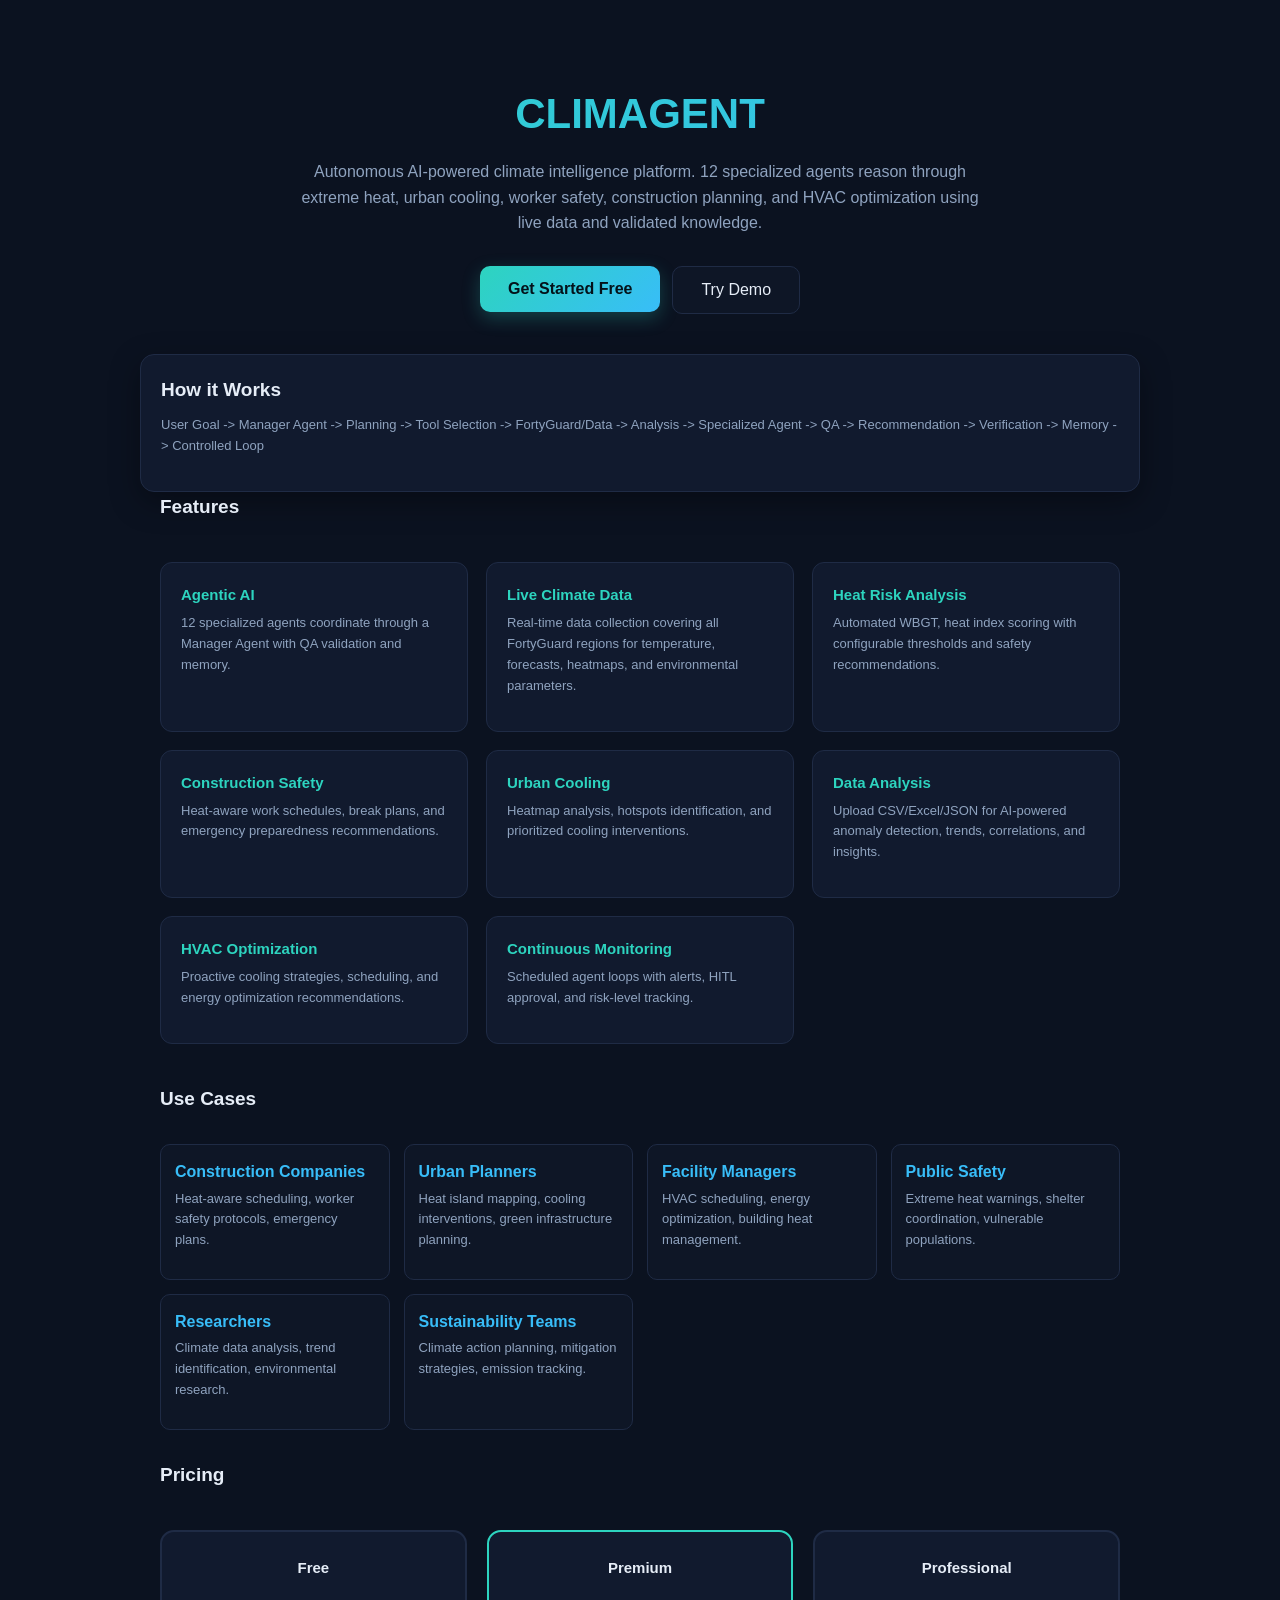
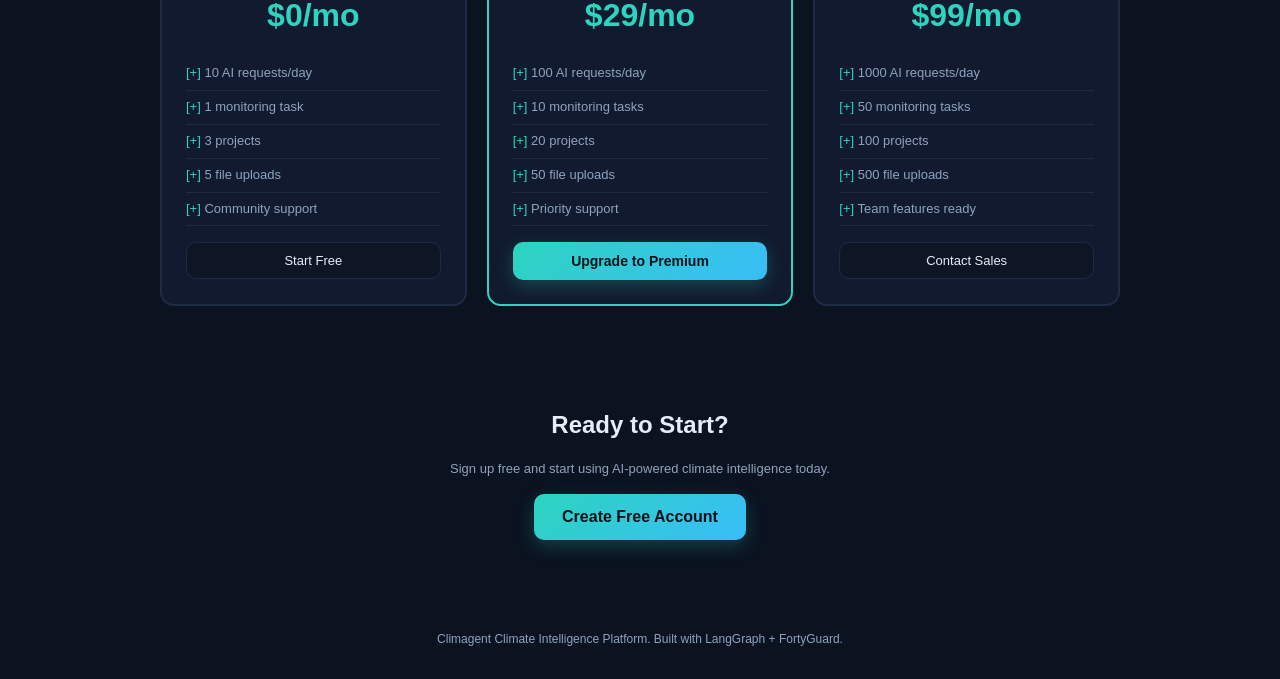
<file: frontend/index.html>
<!DOCTYPE html>
<html lang="en">
<head><meta charset="UTF-8"><meta name="viewport" content="width=device-width,initial-scale=1.0"><title>Climagent - Climate Intelligence Platform</title><link rel="stylesheet" href="style.css"><link rel="icon" type="image/x-icon" href="/assets/favicon.ico"><style>
.hero{text-align:center;padding:80px 20px 40px}
.hero h1{font-size:42px;background:linear-gradient(135deg,var(--accent),var(--accent2));-webkit-background-clip:text;-webkit-text-fill-color:transparent;margin-bottom:12px}
.hero .sub{font-size:16px;color:var(--muted);max-width:700px;margin:0 auto 30px}
.feature-grid{display:grid;grid-template-columns:repeat(auto-fill,minmax(280px,1fr));gap:18px;margin:40px 0}
.feature-card{background:var(--panel);border:1px solid var(--line);border-radius:12px;padding:20px}
.feature-card h3{color:var(--accent);margin-bottom:6px}
.pricing-grid{display:grid;grid-template-columns:repeat(auto-fill,minmax(300px,1fr));gap:20px;margin:40px 0}
.price-card{background:var(--panel);border:2px solid var(--line);border-radius:14px;padding:24px;text-align:center}
.price-card.highlight{border-color:var(--accent)}
.price-card h3{margin-bottom:8px}
.price-card .price{font-size:32px;font-weight:700;color:var(--accent);margin:10px 0}
.price-card ul{text-align:left;list-style:none;margin:16px 0}
.price-card li{padding:6px 0;border-bottom:1px solid var(--line);font-size:13px;color:var(--muted)}
.price-card li::before{content:"[+] ";color:var(--accent)}
.use-cases{display:grid;grid-template-columns:repeat(auto-fill,minmax(220px,1fr));gap:14px;margin:30px 0}
.use-case{background:var(--panel2);border:1px solid var(--line);border-radius:10px;padding:14px}
.use-case h4{color:var(--accent2);margin-bottom:4px}
.cta{text-align:center;padding:60px 20px}
.cta h2{font-size:24px;margin-bottom:14px}
</style></head>
<body>
<div class="hero">
  <h1>CLIMAGENT</h1>
  <div class="sub">Autonomous AI-powered climate intelligence platform. 12 specialized agents reason through extreme heat, urban cooling, worker safety, construction planning, and HVAC optimization using live data and validated knowledge.</div>
  <div style="display:flex;gap:12px;justify-content:center">
    <a href="auth.html?mode=signup"><button class="primary" style="font-size:16px;padding:14px 28px">Get Started Free</button></a>
    <a href="app.html"><button class="secondary" style="font-size:16px;padding:14px 28px">Try Demo</button></a>
  </div>
</div>
<div class="card" style="max-width:1000px;margin:0 auto">
  <h2>How it Works</h2>
  <div class="sub">User Goal -> Manager Agent -> Planning -> Tool Selection -> FortyGuard/Data -> Analysis -> Specialized Agent -> QA -> Recommendation -> Verification -> Memory -> Controlled Loop</div>
</div>
<div style="max-width:1000px;margin:0 auto;padding:0 20px">
  <h2>Features</h2>
  <div class="feature-grid">
    <div class="feature-card"><h3>Agentic AI</h3><p class="sub">12 specialized agents coordinate through a Manager Agent with QA validation and memory.</p></div>
    <div class="feature-card"><h3>Live Climate Data</h3><p class="sub">Real-time data collection covering all FortyGuard regions for temperature, forecasts, heatmaps, and environmental parameters.</p></div>
    <div class="feature-card"><h3>Heat Risk Analysis</h3><p class="sub">Automated WBGT, heat index scoring with configurable thresholds and safety recommendations.</p></div>
    <div class="feature-card"><h3>Construction Safety</h3><p class="sub">Heat-aware work schedules, break plans, and emergency preparedness recommendations.</p></div>
    <div class="feature-card"><h3>Urban Cooling</h3><p class="sub">Heatmap analysis, hotspots identification, and prioritized cooling interventions.</p></div>
    <div class="feature-card"><h3>Data Analysis</h3><p class="sub">Upload CSV/Excel/JSON for AI-powered anomaly detection, trends, correlations, and insights.</p></div>
    <div class="feature-card"><h3>HVAC Optimization</h3><p class="sub">Proactive cooling strategies, scheduling, and energy optimization recommendations.</p></div>
    <div class="feature-card"><h3>Continuous Monitoring</h3><p class="sub">Scheduled agent loops with alerts, HITL approval, and risk-level tracking.</p></div>
  </div>
</div>
<div style="max-width:1000px;margin:0 auto;padding:0 20px">
  <h2>Use Cases</h2>
  <div class="use-cases">
    <div class="use-case"><h4>Construction Companies</h4><p class="sub">Heat-aware scheduling, worker safety protocols, emergency plans.</p></div>
    <div class="use-case"><h4>Urban Planners</h4><p class="sub">Heat island mapping, cooling interventions, green infrastructure planning.</p></div>
    <div class="use-case"><h4>Facility Managers</h4><p class="sub">HVAC scheduling, energy optimization, building heat management.</p></div>
    <div class="use-case"><h4>Public Safety</h4><p class="sub">Extreme heat warnings, shelter coordination, vulnerable populations.</p></div>
    <div class="use-case"><h4>Researchers</h4><p class="sub">Climate data analysis, trend identification, environmental research.</p></div>
    <div class="use-case"><h4>Sustainability Teams</h4><p class="sub">Climate action planning, mitigation strategies, emission tracking.</p></div>
  </div>
</div>
<div style="max-width:1000px;margin:0 auto;padding:0 20px">
  <h2>Pricing</h2>
  <div class="pricing-grid">
    <div class="price-card">
      <h3>Free</h3><div class="price">$0/mo</div>
      <ul><li>10 AI requests/day</li><li>1 monitoring task</li><li>3 projects</li><li>5 file uploads</li><li>Community support</li></ul>
      <a href="auth.html?mode=signup"><button class="secondary" style="width:100%">Start Free</button></a>
    </div>
    <div class="price-card highlight">
      <h3>Premium</h3><div class="price">$29/mo</div>
      <ul><li>100 AI requests/day</li><li>10 monitoring tasks</li><li>20 projects</li><li>50 file uploads</li><li>Priority support</li></ul>
      <a href="auth.html?mode=signup"><button class="primary" style="width:100%">Upgrade to Premium</button></a>
    </div>
    <div class="price-card">
      <h3>Professional</h3><div class="price">$99/mo</div>
      <ul><li>1000 AI requests/day</li><li>50 monitoring tasks</li><li>100 projects</li><li>500 file uploads</li><li>Team features ready</li></ul>
      <a href="auth.html?mode=signup"><button class="secondary" style="width:100%">Contact Sales</button></a>
    </div>
  </div>
</div>
<div class="cta">
  <h2>Ready to Start?</h2>
  <div class="sub">Sign up free and start using AI-powered climate intelligence today.</div>
  <a href="auth.html?mode=signup"><button class="primary" style="font-size:16px;padding:14px 28px">Create Free Account</button></a>
</div>
<div style="text-align:center;padding:30px;color:var(--muted);font-size:12px">Climagent Climate Intelligence Platform. Built with LangGraph + FortyGuard.</div>
</body></html>
</file>
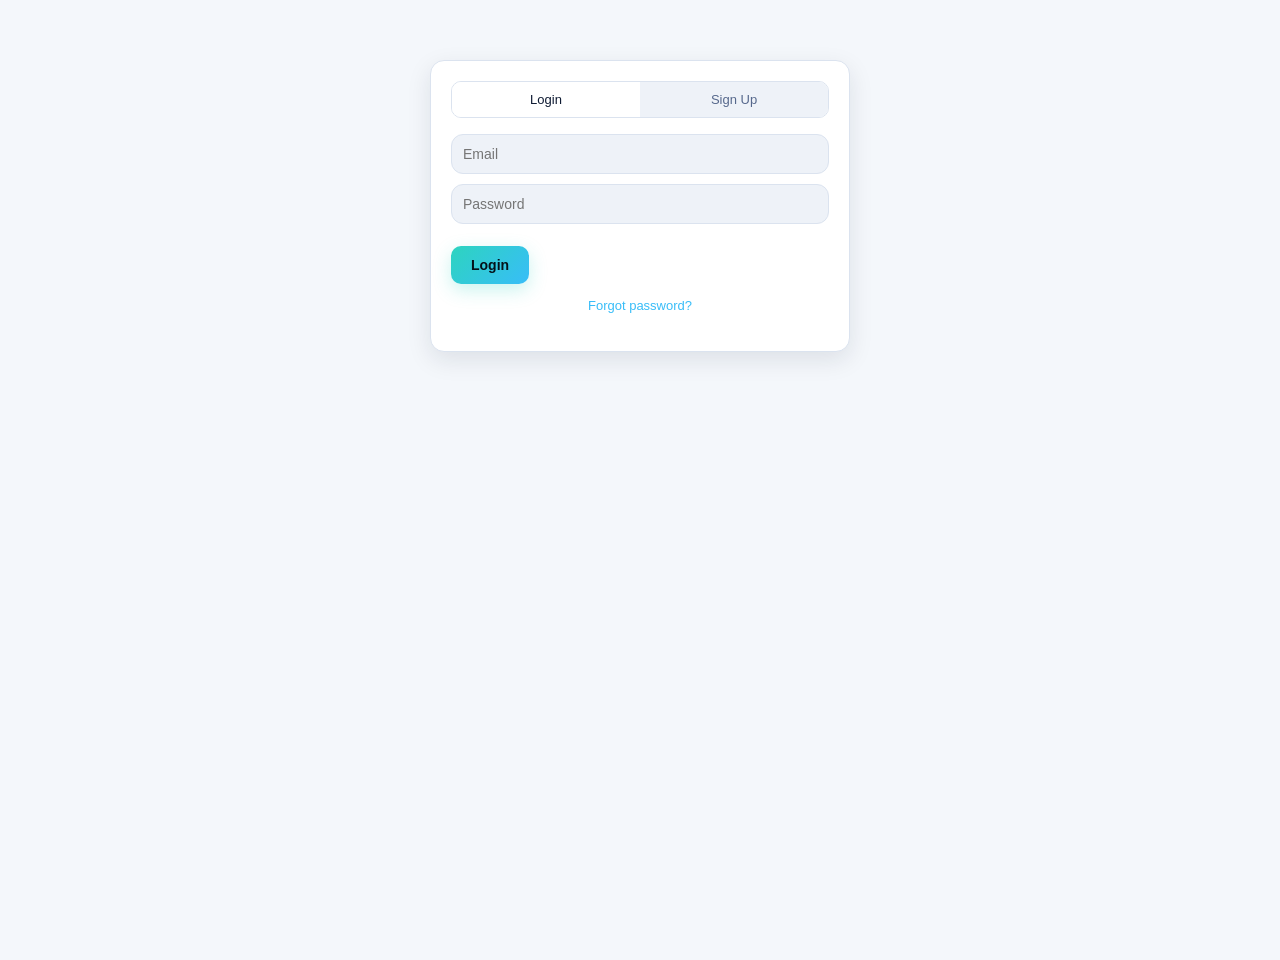
<file: frontend/auth.html>
<!DOCTYPE html>
<html lang="en">
<head><meta charset="UTF-8"><meta name="viewport" content="width=device-width,initial-scale=1.0"><title>Climagent - Account</title><link rel="stylesheet" href="style.css"><link rel="icon" type="image/x-icon" href="/assets/favicon.ico"><style>
.auth-box{max-width:420px;margin:60px auto}
.auth-box h2{text-align:center;margin-bottom:20px}
.tab-bar{display:flex;gap:0;margin-bottom:16px;border:1px solid var(--line);border-radius:10px;overflow:hidden}
.tab-bar button{flex:1;padding:10px;background:var(--panel2);color:var(--muted);border:none;cursor:pointer;font-size:13px}
.tab-bar button.active{background:var(--panel);color:var(--text)}
.hidden{display:none}
</style></head>
<body>
<div class="auth-box card">
  <div class="tab-bar">
    <button id="tab-login" class="active" onclick="showMode('login')">Login</button>
    <button id="tab-signup" onclick="showMode('signup')">Sign Up</button>
  </div>
  <div id="login-form">
    <input id="login-email" class="txt" placeholder="Email" type="email" style="margin-bottom:10px">
    <input id="login-pass" class="txt" placeholder="Password" type="password" style="margin-bottom:10px">
    <div class="actions"><button class="primary" onclick="doLogin()" id="login-btn">Login</button></div>
    <div class="sub" style="margin-top:12px;text-align:center"><a href="#" onclick="showMode('forgot')">Forgot password?</a></div>
  </div>
  <div id="signup-form" class="hidden">
    <input id="signup-name" class="txt" placeholder="Name" style="margin-bottom:10px">
    <input id="signup-email" class="txt" placeholder="Email" type="email" style="margin-bottom:10px">
    <input id="signup-pass" class="txt" placeholder="Password (min 8 chars)" type="password" style="margin-bottom:10px">
    <div class="actions"><button class="primary" onclick="doSignup()" id="signup-btn">Create Account</button></div>
  </div>
  <div id="forgot-form" class="hidden">
    <input id="forgot-email" class="txt" placeholder="Your email" type="email" style="margin-bottom:10px">
    <div class="actions"><button class="primary" onclick="doForgot()" id="forgot-btn">Send Reset Link</button></div>
    <div class="sub" style="margin-top:12px;text-align:center"><a href="#" onclick="showMode('login')">Back to login</a></div>
  </div>
  <div id="reset-form" class="hidden">
    <input id="reset-token" class="txt" placeholder="Reset token" type="text" style="margin-bottom:10px">
    <input id="reset-pass" class="txt" placeholder="New password (min 8 chars)" type="password" style="margin-bottom:10px">
    <div class="actions"><button class="primary" onclick="doReset()" id="reset-btn">Reset Password</button></div>
  </div>
  <div id="auth-err" class="err"></div>
  <div id="auth-ok" class="status" style="text-align:center;color:var(--success)"></div>
</div>
<script src="static/app.js"></script>
<script>
(function(){
  const p=new URLSearchParams(location.search);
  const m=p.get('mode');
  if(m==='signup')showMode('signup');
  else if(m==='forgot')showMode('forgot');
  else if(m==='reset')showMode('reset',p.get('token')||'');
  if(TOKEN){authed().then(u=>{if(u)location.href='/app.html';});}
})();
function showMode(mode,token){
  ['login-form','signup-form','forgot-form','reset-form'].forEach(id=>$(id).classList.add('hidden'));
  ['tab-login','tab-signup'].forEach(id=>$(id).classList.remove('active'));
  hideErr('auth-err');$('auth-ok').textContent='';
  if(mode==='login'){$('login-form').classList.remove('hidden');$('tab-login').classList.add('active');}
  else if(mode==='signup'){$('signup-form').classList.remove('hidden');$('tab-signup').classList.add('active');}
  else if(mode==='forgot'){$('forgot-form').classList.remove('hidden');}
  else if(mode==='reset'){$('reset-form').classList.remove('hidden');if(token)$('reset-token').value=token;}
}
async function doLogin(){
  hideErr('auth-err');$('auth-ok').textContent='';
  const email=$('login-email').value.trim(),password=$('login-pass').value;
  if(!email||!password){showErr('auth-err','Enter email and password.');return;}
  try{
    $('login-btn').disabled=true;
    const r=await api('/api/auth/login',{method:'POST',body:JSON.stringify({email,password})});
    TOKEN=r.token;localStorage.setItem('climagent_token',TOKEN);
    location.href='/app.html';
  }catch(e){showErr('auth-err',e.message);}
  finally{$('login-btn').disabled=false;}
}
async function doSignup(){
  hideErr('auth-err');$('auth-ok').textContent='';
  const name=$('signup-name').value.trim(),email=$('signup-email').value.trim(),password=$('signup-pass').value;
  if(!email||!password){showErr('auth-err','Enter email and password.');return;}
  try{
    $('signup-btn').disabled=true;
    const r=await api('/api/auth/signup',{method:'POST',body:JSON.stringify({name,email,password})});
    TOKEN=r.token;localStorage.setItem('climagent_token',TOKEN);
    location.href='/app.html';
  }catch(e){showErr('auth-err',e.message);}
  finally{$('signup-btn').disabled=false;}
}
async function doForgot(){
  hideErr('auth-err');$('auth-ok').textContent='';
  try{
    $('forgot-btn').disabled=true;
    await api('/api/auth/forgot',{method:'POST',body:JSON.stringify({email:$('forgot-email').value.trim()})});
    $('auth-ok').textContent='If an account exists, a reset link has been sent.';
  }catch(e){showErr('auth-err',e.message);}
  finally{$('forgot-btn').disabled=false;}
}
async function doReset(){
  hideErr('auth-err');
  try{
    $('reset-btn').disabled=true;
    await api('/api/auth/reset',{method:'POST',body:JSON.stringify({token:$('reset-token').value.trim(),password:$('reset-pass').value})});
    $('auth-ok').textContent='Password reset. You can now login.';
  }catch(e){showErr('auth-err',e.message);}
  finally{$('reset-btn').disabled=false;}
}
</script>
</body></html>
</file>
<file: frontend/style.css>
:root{
  --bg:#0b1220;--panel:#111a2e;--panel2:#0e1626;--line:#1f2b45;--text:#e6edf7;--muted:#8fa3bf;
  --accent:#2dd4bf;--accent2:#38bdf8;--warn:#fbbf24;--danger:#f87171;--success:#34d399;
  --radius:14px;--shadow:0 10px 30px rgba(0,0,0,.35);--font:-apple-system,BlinkMacSystemFont,"Segoe UI",Roboto,Helvetica,Arial,sans-serif;
}
[data-theme="light"]{
  --bg:#f4f7fb;--panel:#ffffff;--panel2:#eef2f8;--line:#dbe3ef;--text:#0f1b33;--muted:#56688c;
  --shadow:0 8px 24px rgba(15,27,51,.10);
}
*{margin:0;padding:0;box-sizing:border-box}
html{scroll-behavior:smooth}
body{font-family:var(--font);background:var(--bg);color:var(--text);min-height:100vh;line-height:1.6;transition:background .25s,color .25s}
a{color:var(--accent2);text-decoration:none}
a:hover{text-decoration:underline}
img{max-width:100%}

/* ---------- Topbar / Navigation ---------- */
.topbar{display:flex;align-items:center;gap:14px;padding:10px 18px;border-bottom:1px solid var(--line);background:var(--panel);position:sticky;top:0;z-index:100;box-shadow:var(--shadow)}
.topbar .logo{font-size:20px;font-weight:800;color:var(--accent);letter-spacing:.5px;white-space:nowrap}
.topbar .logo.brand{display:flex;align-items:center;gap:8px;font-size:17px}
.topbar .logo img{height:34px;width:auto;display:block;border-radius:6px}
.topbar nav{margin-left:auto;display:flex;gap:6px;flex-wrap:wrap;align-items:center}
.topbar .nav-link{color:var(--muted);font-size:13px;padding:7px 11px;border-radius:8px;transition:background .2s,color .2s}
.topbar .nav-link:hover,.topbar .nav-link.active{color:var(--text);background:var(--panel2)}
.topbar .badge{background:var(--panel2);border:1px solid var(--line);border-radius:99px;padding:3px 10px;font-size:11px;color:var(--accent);margin-left:8px;font-weight:700;white-space:nowrap}
.topbar button.logout{background:none;border:1px solid var(--line);color:var(--danger);border-radius:8px;padding:5px 12px;font-size:12px;cursor:pointer}
.burger{display:none;background:none;border:1px solid var(--line);color:var(--text);border-radius:8px;padding:7px 10px;font-size:18px;cursor:pointer;line-height:1}
.theme-toggle{background:var(--panel2);border:1px solid var(--line);color:var(--text);border-radius:8px;padding:6px 10px;font-size:14px;cursor:pointer}
.drawer{position:fixed;top:0;left:0;bottom:0;width:270px;background:var(--panel);border-right:1px solid var(--line);transform:translateX(-105%);transition:transform .28s ease;z-index:200;display:flex;flex-direction:column;padding:16px;overflow-y:auto;box-shadow:var(--shadow)}
.drawer.open{transform:translateX(0)}
.drawer .drawer-head{display:flex;align-items:center;justify-content:space-between;margin-bottom:16px}
.drawer nav{display:flex;flex-direction:column;gap:4px}
.drawer nav .nav-link{padding:11px 12px;border-radius:10px;font-size:14px}
.drawer-overlay{position:fixed;inset:0;background:rgba(0,0,0,.5);z-index:199;display:none}
.drawer-overlay.show{display:block}

/* ---------- Layout ---------- */
main{max-width:1160px;margin:0 auto;padding:26px 20px 90px}
h1{font-size:26px;margin-bottom:8px}
h2{font-size:19px;margin-bottom:10px}
h3{font-size:15px;margin-bottom:8px}
.sub{color:var(--muted);font-size:13px;margin-bottom:14px}
.card{background:var(--panel);border:1px solid var(--line);border-radius:var(--radius);padding:20px;margin-bottom:18px;box-shadow:var(--shadow)}
.list-item{background:var(--panel2);border:1px solid var(--line);border-radius:12px;padding:12px;margin-bottom:8px;font-size:13px}
.list-item .meta{color:var(--muted);font-size:11px;margin-top:4px}
.list-item .row{display:flex;align-items:center;gap:8px;flex-wrap:wrap}
.list-item .grow{flex:1}
.fields{display:flex;gap:10px;flex-wrap:wrap;margin-bottom:12px}
.fields input,.fields select,.fields textarea{background:var(--panel2);border:1px solid var(--line);color:var(--text);border-radius:10px;padding:10px 12px;font-size:14px;flex:1;min-width:140px}
textarea.txt{width:100%;min-height:90px;resize:vertical;font-family:inherit;background:var(--panel2);border:1px solid var(--line);color:var(--text);border-radius:12px;padding:12px;font-size:14px}
input.txt{width:100%;background:var(--panel2);border:1px solid var(--line);color:var(--text);border-radius:12px;padding:11px;font-size:14px}
.actions{display:flex;gap:10px;margin-top:12px;flex-wrap:wrap}
button{font-family:inherit}
button.primary{background:linear-gradient(135deg,var(--accent),var(--accent2));color:#04121a;border:none;border-radius:10px;padding:11px 20px;font-weight:700;cursor:pointer;font-size:14px;box-shadow:0 6px 18px rgba(45,212,191,.25);transition:opacity .2s,transform .1s}
button.primary:hover{opacity:.92}
button.primary:active{transform:translateY(1px)}
button.secondary{background:var(--panel2);border:1px solid var(--line);color:var(--text);border-radius:10px;padding:10px 16px;cursor:pointer;font-size:13px}
button.secondary:hover{border-color:var(--accent2)}
button.mini{background:var(--panel2);border:1px solid var(--line);color:var(--accent2);border-radius:8px;padding:5px 11px;cursor:pointer;font-size:12px}
button.mini:hover{border-color:var(--accent2)}
button:disabled{opacity:.5;cursor:wait}
button.danger{color:var(--danger)}
.status{font-size:13px;color:var(--muted);margin-top:10px}
.err{background:rgba(248,113,113,.12);border:1px solid rgba(248,113,113,.4);color:var(--danger);border-radius:10px;padding:12px;margin-top:12px;display:none}
.reply{background:var(--panel2);border:1px solid var(--line);border-radius:12px;padding:16px;margin-top:16px;line-height:1.7;font-size:14px}
.reply h1,.reply h2,.reply h3{margin:14px 0 6px;color:var(--text)}
.reply ul,.reply ol{margin:6px 0 6px 20px}
.reply li{margin:3px 0}
.reply code{background:color-mix(in srgb,var(--text) 8%,transparent);padding:1px 5px;border-radius:5px;font-size:12px}
pre{background:var(--bg);border:1px solid var(--line);border-radius:10px;padding:12px;overflow:auto;font-size:12px;line-height:1.5}
.chips{display:flex;gap:8px;flex-wrap:wrap;margin:14px 0}
.chip{background:var(--panel);border:1px solid var(--line);color:var(--muted);padding:3px 10px;border-radius:99px;font-size:12px}
.chip.ok{color:var(--accent);border-color:#1d3a4d}
.chip.bad{color:var(--warn)}

/* ---------- Tables ---------- */
.table-wrap{overflow-x:auto;-webkit-overflow-scrolling:touch;border-radius:12px;border:1px solid var(--line)}
table.admin{width:100%;border-collapse:collapse;margin-top:8px;min-width:640px}
table.admin td,table.admin th{border:1px solid var(--line);padding:8px 11px;font-size:12px;text-align:left;color:var(--muted);white-space:nowrap}
table.admin th{background:var(--panel2);color:var(--text);font-weight:700}
table.admin tr:hover td{background:color-mix(in srgb,var(--accent) 5%,transparent)}

/* ---------- Badges / Levels ---------- */
.level{font-size:10px;padding:3px 9px;border-radius:99px;font-weight:700;display:inline-block;text-transform:capitalize}
.level.high,.level.extreme,.level.error,.level.suspended,.level.rejected{background:rgba(248,113,113,.2);color:var(--danger)}
.level.moderate,.level.advisory{background:rgba(251,191,36,.18);color:var(--warn)}
.level.low,.level.ok,.level.auto,.level.active,.level.approved,.level.FREE,.level.PREMIUM,.level.PROFESSIONAL{background:rgba(45,212,191,.15);color:var(--accent)}
.level.pending,.level.pending-approval{background:rgba(56,189,248,.15);color:var(--accent2)}

/* ---------- Stats ---------- */
.grid{display:grid;grid-template-columns:repeat(auto-fill,minmax(220px,1fr));gap:14px;margin-bottom:18px}
.stat-card{background:var(--panel);border:1px solid var(--line);border-radius:14px;padding:18px;text-align:center;box-shadow:var(--shadow)}
.stat-card .val{font-size:28px;font-weight:700;color:var(--accent)}
.stat-card .lbl{font-size:12px;color:var(--muted);margin-top:4px}
.section{display:none}.section.active{display:block}
.upload-zone{border:2px dashed var(--line);border-radius:12px;padding:26px;text-align:center;color:var(--muted);cursor:pointer;margin-bottom:12px;transition:border .2s}
.upload-zone:hover{border-color:var(--accent2)}
.upload-zone input{display:none}
.upload-zone.drag{border-color:var(--accent);color:var(--text)}

/* ---------- Ad-credit economy & opt-in ---------- */
.earn-card{display:flex;flex-wrap:wrap;gap:14px;align-items:center;justify-content:space-between;background:linear-gradient(135deg,rgba(45,212,191,.12),rgba(56,189,248,.10));border:1px solid var(--accent);border-radius:var(--radius);padding:16px 18px;margin-bottom:18px}
.earn-card .bal{font-size:30px;font-weight:800;color:var(--accent);line-height:1}
.earn-card .bal small{font-size:13px;font-weight:600;color:var(--muted)}
.earn-card .cta-row{display:flex;gap:10px;flex-wrap:wrap}
.modal{position:fixed;inset:0;z-index:300;display:none;align-items:center;justify-content:center;padding:16px;background:rgba(0,0,0,.55)}
.modal.open{display:flex}
.modal .modal-box{background:var(--panel);border:1px solid var(--line);border-radius:var(--radius);padding:24px;width:100%;max-width:520px;max-height:88vh;overflow-y:auto;box-shadow:var(--shadow)}
.modal .modal-box h3{margin-bottom:6px}
.modal .modal-close{float:right;background:none;border:1px solid var(--line);color:var(--text);border-radius:8px;padding:4px 10px;cursor:pointer;font-size:14px}
.check-list{display:flex;flex-direction:column;gap:8px;margin:10px 0}
.check-list label{display:flex;gap:8px;align-items:flex-start;font-size:14px;cursor:pointer;color:var(--text)}
.check-list input{accent-color:var(--accent);margin-top:3px}

/* ---------- Coverage badges ---------- */
.coverage{display:inline-flex;flex-wrap:wrap;gap:8px;align-items:center}
.coverage .tag{background:rgba(56,189,248,.12);border:1px solid rgba(56,189,248,.4);color:var(--accent2);border-radius:99px;padding:4px 12px;font-size:12px;font-weight:700}
.coverage .tag.live{background:rgba(52,211,153,.14);border-color:rgba(52,211,153,.5);color:var(--success)}

/* ---------- Chat / agent UI ---------- */
.chat-session{display:flex;flex-direction:column;gap:12px}
.agent-msg,.user-msg{padding:12px 15px;border-radius:14px;font-size:14px;line-height:1.7;max-width:92%}
.user-msg{align-self:flex-end;background:linear-gradient(135deg,var(--accent),var(--accent2));color:#04121a;font-weight:500}
.agent-msg{align-self:flex-start;background:var(--panel2);border:1px solid var(--line)}
.agent-msg .who{font-size:11px;color:var(--accent);font-weight:700;margin-bottom:4px;text-transform:uppercase;letter-spacing:.5px}
.status-line{display:flex;align-items:center;gap:8px;font-size:13px;color:var(--muted)}
.status-line .dot{width:8px;height:8px;border-radius:50%;background:var(--warn);animation:pulse 1.2s infinite}
@keyframes pulse{0%,100%{opacity:.4}50%{opacity:1}}
.spinner{border:3px solid var(--line);border-top-color:var(--accent);border-radius:50%;width:22px;height:22px;animation:spin .8s linear infinite}
@keyframes spin{to{transform:rotate(360deg)}}
.qbtn{background:var(--panel2);border:1px solid var(--line);color:var(--accent2);border-radius:99px;padding:8px 13px;font-size:12px;cursor:pointer;transition:border .2s}
.qbtn:hover{border-color:var(--accent2)}

/* ---------- Theme switch button icon ---------- */
.theme-ico-day{display:none}
[data-theme="light"] .theme-ico-day{display:inline}
[data-theme="light"] .theme-ico-night{display:none}

/* ---------- Responsive ---------- */
@media(max-width:860px){
  .grid{grid-template-columns:repeat(auto-fill,minmax(160px,1fr))}
  .topbar nav .nav-link{display:none}
  .burger{display:inline-block}
}
@media(max-width:640px){
  .grid{grid-template-columns:1fr}
  .fields input,.fields select{min-width:100%}
  main{padding:18px 12px 80px}
  .topbar{padding:8px 12px}
  h1{font-size:22px}
}

/* ---------- Notifications (bell + dropdown) ---------- */
.notif-wrap{position:relative;display:inline-flex;align-items:center}
.notif-bell{position:relative;background:none;border:1px solid var(--line);border-radius:8px;color:var(--text);padding:6px 9px;font-size:15px;cursor:pointer;line-height:1}
.notif-bell .notif-ico{font-style:normal}
.notif-badge{position:absolute;top:-7px;right:-7px;min-width:16px;height:16px;padding:0 4px;border-radius:99px;background:var(--danger);color:#fff;font-size:10px;font-weight:700;display:flex;align-items:center;justify-content:center;line-height:1}
.notif-drop{position:absolute;top:calc(100% + 8px);right:0;width:320px;max-width:86vw;background:var(--panel);border:1px solid var(--line);border-radius:12px;box-shadow:var(--shadow);z-index:200;overflow:hidden}
.notif-head{display:flex;align-items:center;justify-content:space-between;gap:8px;padding:10px 12px;border-bottom:1px solid var(--line)}
.notif-head button.mini{background:none;border:1px solid var(--line);color:var(--muted);border-radius:6px;font-size:11px;padding:3px 8px;cursor:pointer}
.notif-list{max-height:320px;overflow:auto}
.notif-item{padding:10px 12px;border-bottom:1px solid var(--line);cursor:pointer}
.notif-item:hover{background:var(--panel2)}
.notif-item.unread{background:rgba(45,212,191,.06)}
.notif-item.unread .notif-title{font-weight:700}
.notif-title{font-size:13px;color:var(--text)}
.notif-body{font-size:12px;color:var(--muted);margin-top:2px;word-break:break-word}
.notif-time{font-size:10px;color:var(--muted);margin-top:4px;opacity:.8}
.notif-empty{padding:16px;text-align:center;color:var(--muted);font-size:12px}
@media(max-width:860px){.notif-drop{right:-40px}}
</file>
